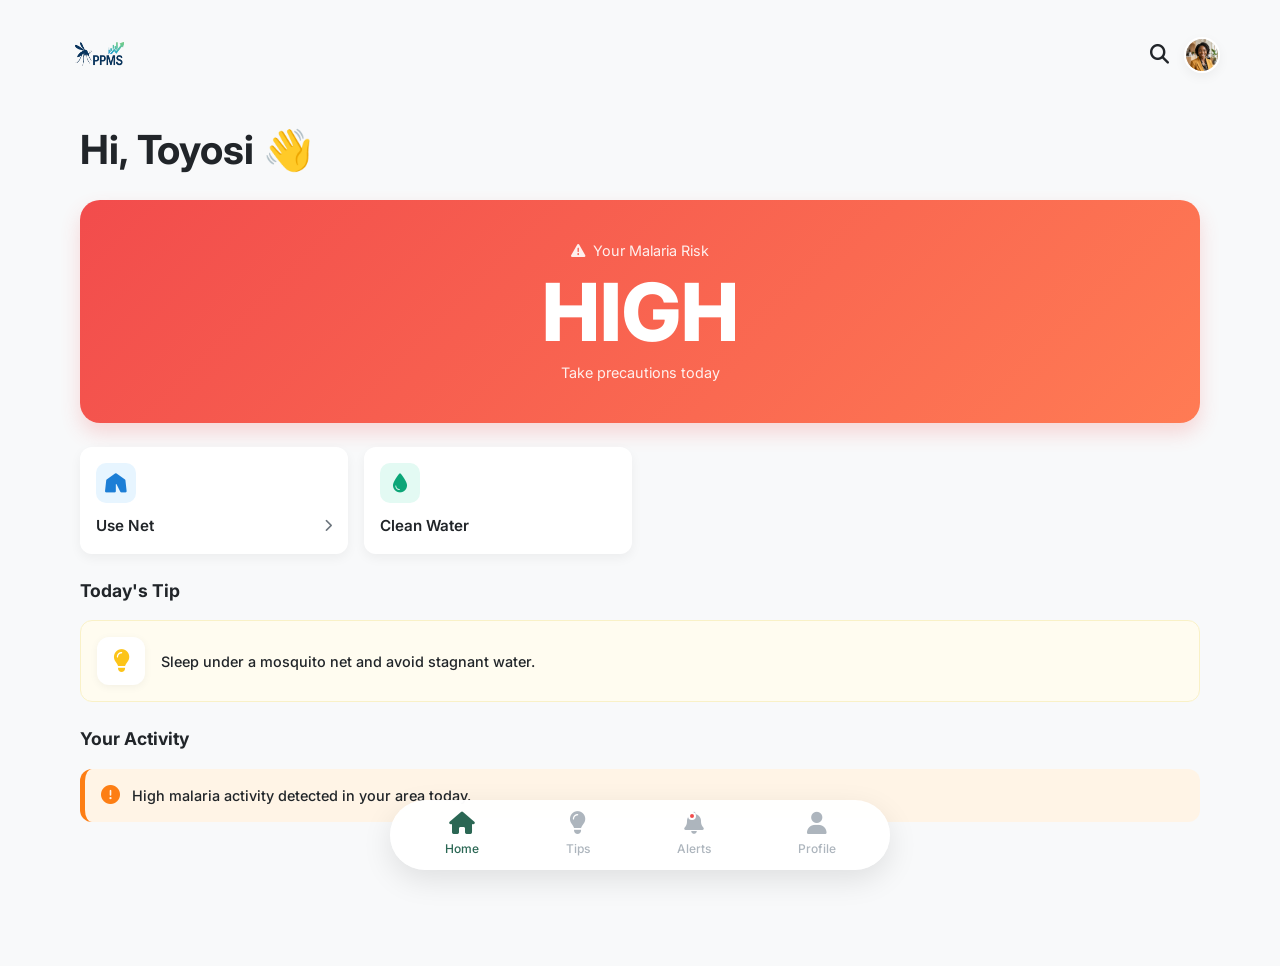
<file: index.html>
<!DOCTYPE html>
<html lang="en">

    <head>
        <meta charset="UTF-8">
        <meta name="viewport" content="width=device-width, initial-scale=1.0">
        <title>PPMS - Personal Protection & Management System</title>
        <link rel="stylesheet" href="style.css">
        <!-- Font Awesome -->
        <link rel="stylesheet" href="https://cdnjs.cloudflare.com/ajax/libs/font-awesome/6.4.0/css/all.min.css">
        <!-- Google Fonts: Inter -->
        <link href="https://fonts.googleapis.com/css2?family=Inter:wght@400;500;600;700&display=swap" rel="stylesheet">
    </head>

    <body>
        <div class="app-container">
            <!-- Header -->
            <header class="app-header">
                <img src="./image/logo.png" alt="logo" srcset="" width="80px" height="70px">
                <div class="header-left">
                    <!-- <div class="logo-icon">
                    <i class="fas fa-hand-holding-medical"></i>
                </div>
                <span class="app-name">PPMS</span> -->
                </div>
                <div class="header-right">
                    <button class="icon-btn" id="search-btn">
                        <i class="fas fa-search"></i>
                    </button>
                    <div class="profile-thumb" id="profile-thumb-nav">
                        <img src="assets/profile.png" alt="Profile">
                    </div>
                </div>
            </header>

            <!-- Main Content Area -->
            <main class="content-area">
                <!-- Home Screen -->
                <section id="home-screen" class="screen active">
                    <div class="greeting-section">
                        <h1>Hi, Toyosi <span class="wave">👋</span></h1>
                    </div>

                    <div class="risk-card high-risk">
                        <div class="risk-header">
                            <i class="fas fa-triangle-exclamation"></i>
                            <span>Your Malaria Risk</span>
                        </div>
                        <div class="risk-level">HIGH</div>
                        <div class="risk-footer">Take precautions today</div>
                    </div>

                    <div class="action-grid">
                        <div class="action-card">
                            <div class="action-icon net-icon">
                                <i class="fas fa-tent"></i>
                            </div>
                            <div class="action-info">
                                <span>Use Net</span>
                                <i class="fas fa-chevron-right"></i>
                            </div>
                        </div>
                        <div class="action-card">
                            <div class="action-icon water-icon">
                                <i class="fas fa-droplet"></i>
                            </div>
                            <div class="action-info">
                                <span>Clean Water</span>
                            </div>
                        </div>
                    </div>

                    <div class="section-container">
                        <h3>Today's Tip</h3>
                        <div class="tip-card-small">
                            <div class="tip-icon-bg">
                                <i class="fas fa-lightbulb"></i>
                            </div>
                            <p>Sleep under a mosquito net and avoid stagnant water.</p>
                        </div>
                    </div>

                    <div class="section-container">
                        <h3>Your Activity</h3>
                        <div class="activity-alert">
                            <i class="fas fa-circle-exclamation"></i>
                            <p>High malaria activity detected in your area today.</p>
                        </div>
                    </div>
                </section>

                <!-- Tips Screen -->
                <section id="tips-screen" class="screen">
                    <div class="screen-header">
                        <h1>Tips</h1>
                    </div>
                    <div class="tips-list">
                        <div class="full-tip-card">
                            <div class="tip-icon"><i class="fas fa-moon"></i></div>
                            <div class="tip-content">
                                <h4>Stay Indoors During Peak Mosquito Hours</h4>
                                <p>Mosquitoes are most active at dawn and dusk. Stay indoors or use nets during these times.</p>
                            </div>
                        </div>
                        <div class="full-tip-card">
                            <div class="tip-icon"><i class="fas fa-faucet-drip"></i></div>
                            <div class="tip-content">
                                <h4>Clean Up Stagnant Water</h4>
                                <p>Eliminate standing water in and around your home to prevent mosquitoes from breeding.</p>
                            </div>
                        </div>
                        <div class="full-tip-card">
                            <div class="tip-icon"><i class="fas fa-spray-can-sparkles"></i></div>
                            <div class="tip-content">
                                <h4>Use Insect Repellent</h4>
                                <p>Apply insect repellent containing DEET to exposed skin to protect yourself from mosquito bites.</p>
                            </div>
                        </div>
                        <div class="full-tip-card">
                            <div class="tip-icon"><i class="fas fa-shirt"></i></div>
                            <div class="tip-content">
                                <h4>Wear Protective Clothing</h4>
                                <p>Wear long-sleeved shirts, long pants, and socks to cover your skin and reduce mosquito bites.</p>
                            </div>
                        </div>
                    </div>
                </section>

                <!-- Alerts Screen -->
                <section id="alerts-screen" class="screen">
                    <div class="screen-header flex-between">
                        <h1>Alerts</h1>
                        <a href="#" class="mark-read">Mark All as Read</a>
                    </div>
                    <div class="alerts-list">
                        <div class="alert-item high-risk-alert">
                            <div class="alert-icon"><i class="fas fa-triangle-exclamation"></i></div>
                            <div class="alert-content">
                                <h4>High Malaria Risk</h4>
                                <p>Mosquitoes are most active at dawn and dusk. Stay indoors or use nets during these times.</p>
                                <span class="alert-time">Today, 9:30 AM</span>
                            </div>
                        </div>
                        <div class="alert-item info-alert">
                            <div class="alert-icon"><i class="fas fa-bell"></i></div>
                            <div class="alert-content">
                                <h4>Reminder: Use Mosquito Net</h4>
                                <p>Remember to sleep under a mosquito net tonight to reduce your risk of malaria.</p>
                                <span class="alert-time">Yesterday, 8:00 PM</span>
                            </div>
                        </div>
                    </div>
                </section>

                <!-- Profile Screen -->
                <section id="profile-screen" class="screen">
                    <div class="screen-header">
                        <h1>Profile</h1>
                    </div>
                    <div class="profile-header-card">
                        <div class="profile-large-thumb">
                            <img src="assets/profile.png" alt="Toyosi">
                        </div>
                        <h2>Toyosi</h2>
                        <p>+234 801 234 5678</p>
                    </div>
                    <div class="menu-list">
                        <div class="menu-item">
                            <div class="menu-item-left">
                                <i class="fas fa-user-circle"></i>
                                <span>My Information</span>
                            </div>
                            <i class="fas fa-chevron-right"></i>
                        </div>
                        <div class="menu-item">
                            <div class="menu-item-left">
                                <i class="fas fa-bell"></i>
                                <span>Notification Settings</span>
                            </div>
                            <i class="fas fa-chevron-right"></i>
                        </div>
                        <div class="menu-item">
                            <div class="menu-item-left">
                                <i class="fas fa-shield-halved"></i>
                                <span>Privacy & Security</span>
                            </div>
                            <i class="fas fa-chevron-right"></i>
                        </div>
                        <div class="menu-item">
                            <div class="menu-item-left">
                                <i class="fas fa-circle-question"></i>
                                <span>Help & Support</span>
                            </div>
                            <i class="fas fa-chevron-right"></i>
                        </div>
                    </div>
                    <a href="./login.html">
                        <button class="logout-btn">Log Out</button>
                    </a>
                </section>
            </main>

            <!-- Bottom Navigation -->
            <nav class="bottom-nav">
                <div class="nav-item active" data-screen="home">
                    <i class="fas fa-home"></i>
                    <span>Home</span>
                </div>
                <div class="nav-item" data-screen="tips">
                    <i class="fas fa-lightbulb"></i>
                    <span>Tips</span>
                </div>
                <div class="nav-item" data-screen="alerts">
                    <i class="fas fa-bell"></i>
                    <span class="alert-dot"></span>
                    <span>Alerts</span>
                </div>
                <div class="nav-item" data-screen="profile">
                    <i class="fas fa-user"></i>
                    <span>Profile</span>
                </div>
            </nav>
        </div>

        <script src="app.js"></script>
    </body>

</html>
</file>
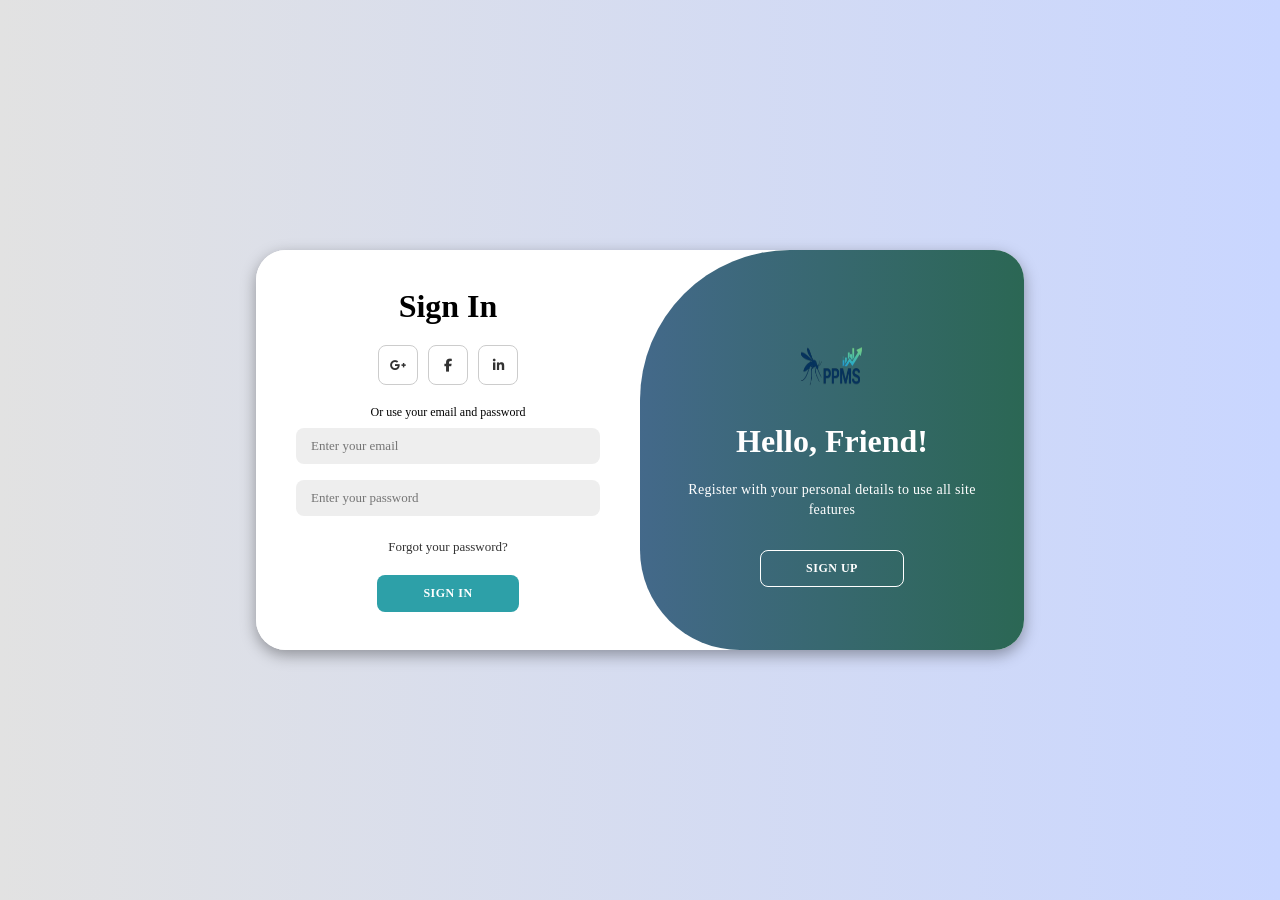
<file: login.html>
<!DOCTYPE html>
<html lang="en">
<head>
    <meta charset="UTF-8">
    <meta name="viewport" content="width=device-width, initial-scale=1.0">
    <title>Sign In - PPMS</title>
    <link rel="stylesheet" href="login.css">
    <link rel="stylesheet" href="https://cdnjs.cloudflare.com/ajax/libs/font-awesome/6.4.2/css/all.min.css">
        <script src="chart.js"></script>
</head>
<body>
    
    <div class="container" id="container">
       
        <div class="form-container sign-up">
            
            <form action="">
                <img src="assets/logo.png" alt="PPMS Logo" class="mobile-logo">
                <h1>Create Account</h1>
                <div class="social-icons">
                    <a href="#" class="icon"><i class="fa-brands fa-google-plus-g"></i></a>
                    <a href="#" class="icon"><i class="fa-brands fa-facebook-f"></i></a>
           
                </div>

                <span>Or use your email for registration</span>
                <input type="text" class="Name" placeholder="Enter your name">
                <input type="email" class="Email" placeholder="Enter your email">
                <input type="password" class="Password" placeholder="Enter your password">
                <input type="password" class="Password" placeholder="Confirm your password">
                <button id="register" type="button">Sign Up</button>
                <div class="mobile-toggle-link">Already have an account? <span id="mobile-login-link">Sign In</span></div>
            </form>

        </div>

        <div class="form-container sign-in">
            <form action="">
                <img src="assets/logo.png" alt="PPMS Logo" class="mobile-logo">
                <h1>Sign In</h1>
                <div class="social-icons">
                    <a href="#" class="icon"><i class="fa-brands fa-google-plus-g"></i></a>
                    <a href="#" class="icon"><i class="fa-brands fa-facebook-f"></i></a>
                    <a href="#" class="icon"><i class="fa-brands fa-linkedin-in"></i></a>
                </div>

                <span>Or use your email and password</span>
                <input type="email" class="Email" placeholder="Enter your email">
                <input type="password" class="Password" placeholder="Enter your password">
                <a href="#">Forgot your password?</a>
                <button id="login" type="button">Sign In</button>
                <div class="mobile-toggle-link">Don't have an account? <span id="mobile-register-link">Sign Up</span></div>
            </form>
        </div>

        <div class="toggle-container">
            <div class="toggle">
                 
                <div class="toggle-panel toggle-left">
                    <img src="assets/logo.png" alt="logo" srcset="" width="100" height="110">
                    <h1>Welcome Back!</h1>
                    <p>Enter your personal details to use all site features</p>
                    <button class="hidden" id="login-toggle" type="button">Sign In</button>
                </div>
                <div class="toggle-panel toggle-right">
                    <img src="assets/logo.png" alt="logo" srcset="" width="100" height="110">
                    <h1>Hello, Friend!</h1>
                    <p>
                        Register with your personal details to use all site features
                    </p>
                    <button class="hidden" id="register-toggle" type="button">Sign Up</button>
                </div>
            </div>
        </div>
    </div>

    <script>
        document.addEventListener('DOMContentLoaded', () => {
            const container = document.getElementById('container');
            
            const registerToggle = document.getElementById('register-toggle');
            const mobileRegisterLink = document.getElementById('mobile-register-link');
            const activateSignUp = () => {
                container.classList.add('active');
                document.title = "Sign Up - PPMS";
            };
            if (registerToggle) registerToggle.addEventListener('click', activateSignUp);
            if (mobileRegisterLink) mobileRegisterLink.addEventListener('click', activateSignUp);

            const loginToggle = document.getElementById('login-toggle');
            const mobileLoginLink = document.getElementById('mobile-login-link');
            const activateSignIn = () => {
                container.classList.remove('active');
                document.title = "Sign In - PPMS";
            };
            if (loginToggle) loginToggle.addEventListener('click', activateSignIn);
            if (mobileLoginLink) mobileLoginLink.addEventListener('click', activateSignIn);

            const signInBtn = document.querySelector('.sign-in form button');
            if (signInBtn) {
                signInBtn.addEventListener('click', (e) => {
                    e.preventDefault();
                    window.location.assign('admin.html');
                });
            }

            const signUpBtn = document.querySelector('.sign-up form button');
            if (signUpBtn) {
                signUpBtn.addEventListener('click', (e) => {
                    e.preventDefault();
                    window.location.assign('admin.html');
                });
            }
        });
    </script>
</body>
</html>
</file>
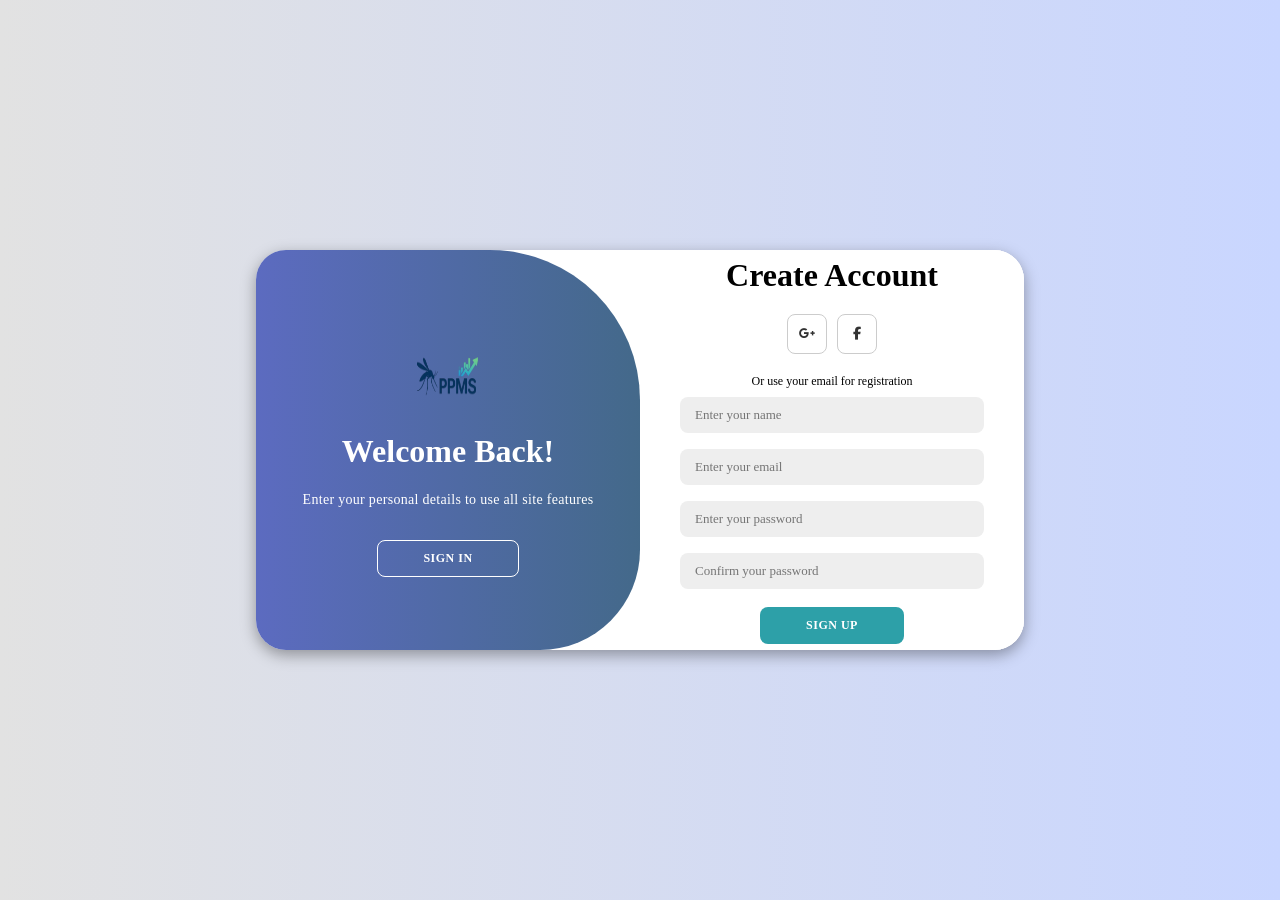
<file: signup.html>
<!DOCTYPE html>
<html lang="en">
<head>
    <meta charset="UTF-8">
    <meta name="viewport" content="width=device-width, initial-scale=1.0">
    <title>Sign Up - PPMS</title>
    <link rel="stylesheet" href="login.css">
    <link rel="stylesheet" href="https://cdnjs.cloudflare.com/ajax/libs/font-awesome/6.4.2/css/all.min.css">
</head>
<body>
    
    <div class="container active" id="container">
       
        <div class="form-container sign-up">
            
            <form action="">
                <img src="assets/logo.png" alt="PPMS Logo" class="mobile-logo">
                <h1>Create Account</h1>
                <div class="social-icons">
                    <a href="#" class="icon"><i class="fa-brands fa-google-plus-g"></i></a>
                    <a href="#" class="icon"><i class="fa-brands fa-facebook-f"></i></a>
           
                </div>

                <span>Or use your email for registration</span>
                <input type="text" class="Name" placeholder="Enter your name">
                <input type="email" class="Email" placeholder="Enter your email">
                <input type="password" class="Password" placeholder="Enter your password">
                <input type="password" class="Password" placeholder="Confirm your password">
                <button id="register" type="button">Sign Up</button>
                <div class="mobile-toggle-link">Already have an account? <span id="mobile-login-link">Sign In</span></div>
            </form>

        </div>

        <div class="form-container sign-in">
            <form action="">
                <img src="assets/logo.png" alt="PPMS Logo" class="mobile-logo">
                <h1>Sign In</h1>
                <div class="social-icons">
                    <a href="#" class="icon"><i class="fa-brands fa-google-plus-g"></i></a>
                    <a href="#" class="icon"><i class="fa-brands fa-facebook-f"></i></a>
                    <a href="#" class="icon"><i class="fa-brands fa-linkedin-in"></i></a>
                </div>

                <span>Or use your email and password</span>
                <input type="email" class="Email" placeholder="Enter your email">
                <input type="password" class="Password" placeholder="Enter your password">
                <a href="#">Forgot your password?</a>
                <button id="login" type="button">Sign In</button>
                <div class="mobile-toggle-link">Don't have an account? <span id="mobile-register-link">Sign Up</span></div>
            </form>
        </div>

        <div class="toggle-container">
            <div class="toggle">
                 
                <div class="toggle-panel toggle-left">
                    <img src="assets/logo.png" alt="logo" srcset="" width="100" height="110">
                    <h1>Welcome Back!</h1>
                    <p>Enter your personal details to use all site features</p>
                    <button class="hidden" id="login-toggle" type="button">Sign In</button>
                </div>
                <div class="toggle-panel toggle-right">
                    <img src="assets/logo.png" alt="logo" srcset="" width="100" height="110">
                    <h1>Hello, Friend!</h1>
                    <p>
                        Register with your personal details to use all site features
                    </p>
                    <button class="hidden" id="register-toggle" type="button">Sign Up</button>
                </div>
            </div>
        </div>
    </div>

    <script>
        document.addEventListener('DOMContentLoaded', () => {
            const container = document.getElementById('container');
            
            const registerToggle = document.getElementById('register-toggle');
            const mobileRegisterLink = document.getElementById('mobile-register-link');
            const activateSignUp = () => {
                container.classList.add('active');
                document.title = "Sign Up - PPMS";
            };
            if (registerToggle) registerToggle.addEventListener('click', activateSignUp);
            if (mobileRegisterLink) mobileRegisterLink.addEventListener('click', activateSignUp);

            const loginToggle = document.getElementById('login-toggle');
            const mobileLoginLink = document.getElementById('mobile-login-link');
            const activateSignIn = () => {
                container.classList.remove('active');
                document.title = "Sign In - PPMS";
            };
            if (loginToggle) loginToggle.addEventListener('click', activateSignIn);
            if (mobileLoginLink) mobileLoginLink.addEventListener('click', activateSignIn);

            const signInBtn = document.querySelector('.sign-in form button');
            if (signInBtn) {
                signInBtn.addEventListener('click', (e) => {
                    e.preventDefault();
                    window.location.assign('admin.html');
                });
            }

            const signUpBtn = document.querySelector('.sign-up form button');
            if (signUpBtn) {
                signUpBtn.addEventListener('click', (e) => {
                    e.preventDefault();
                    window.location.assign('admin.html');
                });
            }
        });
    </script>
</body>
</html>
</file>
<file: style.css>
:root {
    --primary-color: #2b6754;
    --primary-light: #40916c;
    --bg-color: #f8f9fa;
    --card-bg: #ffffff;
    --text-main: #212529;
    --text-muted: #6c757d;
    --risk-high: #f24c4c;
    --risk-high-gradient: linear-gradient(135deg, #f24c4c 0%, #ff7b54 100%);
    --tip-bg: #fffcf0;
    --alert-orange: #ffb703;
    --radius-lg: 20px;
    --radius-md: 12px;
    --shadow: 0 4px 12px rgba(0, 0, 0, 0.05);
    --transition: all 0.3s ease;
}

* {
    box-sizing: border-box;
    margin: 0;
    padding: 0;
    -webkit-tap-highlight-color: transparent;
}

body {
    font-family: 'Inter', -apple-system, sans-serif;
    background-color: var(--bg-color);
    color: var(--text-main);
    line-height: 1.5;
    overflow-x: hidden;
    min-height: 100vh;
}

/* Base Container - Responsive */
.app-container {
    width: 100%;
    max-width: 1200px; /* Max width for desktop readability */
    margin: 0 auto;
    background-color: var(--bg-color);
    min-height: 100vh;
    position: relative;
    display: flex;
    flex-direction: column;
}

/* Header */
.app-header {
    padding: 20px;
    display: flex;
    justify-content: space-between;
    align-items: center;
    background-color: var(--bg-color);
    position: sticky;
    top: 0;
    z-index: 100;
}

.header-left {
    display: flex;
    align-items: center;
    gap: 10px;
}

.logo-icon {
    width: 32px;
    height: 32px;
    background-color: var(--primary-color);
    color: white;
    border-radius: 8px;
    display: flex;
    align-items: center;
    justify-content: center;
    font-size: 1.2rem;
}

.app-name {
    font-weight: 700;
    font-size: 1.2rem;
    color: var(--primary-color);
    letter-spacing: -0.5px;
}

.header-right {
    display: flex;
    align-items: center;
    gap: 15px;
}

.icon-btn {
    background: none;
    border: none;
    font-size: 1.2rem;
    color: var(--text-main);
    cursor: pointer;
}

.profile-thumb {
    width: 36px;
    height: 36px;
    border-radius: 50%;
    overflow: hidden;
    border: 2px solid white;
    box-shadow: var(--shadow);
}

.profile-thumb img {
    width: 100%;
    height: 100%;
    object-fit: cover;
}

/* Main Content Area */
.content-area {
    flex: 1;
    overflow-y: auto;
    padding: 0 20px 100px; /* Extra bottom padding for nav */
    scrollbar-width: none;
}

.content-area::-webkit-scrollbar {
    display: none;
}

/* Screens and Transitions */
.screen {
    display: none;
    opacity: 0;
    transform: translateY(10px);
    transition: opacity 0.4s ease, transform 0.4s ease;
}

.screen.active {
    display: block;
    opacity: 1;
    transform: translateY(0);
}

/* Home Screen Styles */
.greeting-section {
    margin: 10px 0 20px;
}

.greeting-section h1 {
    font-size: 1.8rem;
    font-weight: 700;
}

.wave {
    display: inline-block;
    animation: wave-animation 2.5s infinite;
    transform-origin: 70% 70%;
}

@keyframes wave-animation {
    0% { transform: rotate( 0.0deg) }
    10% { transform: rotate(14.0deg) }
    20% { transform: rotate(-8.0deg) }
    30% { transform: rotate(14.0deg) }
    40% { transform: rotate(-4.0deg) }
    50% { transform: rotate(10.0deg) }
    60% { transform: rotate( 0.0deg) }
    100% { transform: rotate( 0.0deg) }
}

.risk-card {
    background: var(--risk-high-gradient);
    border-radius: var(--radius-lg);
    padding: 24px;
    color: white;
    text-align: center;
    box-shadow: 0 10px 20px rgba(242, 76, 76, 0.2);
    margin-bottom: 24px;
}

.risk-header {
    display: flex;
    align-items: center;
    justify-content: center;
    gap: 8px;
    font-size: 0.9rem;
    opacity: 0.9;
    margin-bottom: 10px;
}

.risk-level {
    font-size: 3rem;
    font-weight: 800;
    line-height: 1;
    margin-bottom: 10px;
}

.risk-footer {
    font-size: 0.9rem;
    opacity: 0.9;
}

.action-grid {
    display: grid;
    grid-template-columns: 1fr 1fr;
    gap: 16px;
    margin-bottom: 24px;
}

.action-card {
    background: var(--card-bg);
    border-radius: var(--radius-md);
    padding: 16px;
    box-shadow: var(--shadow);
    display: flex;
    flex-direction: column;
    gap: 12px;
}

.action-icon {
    width: 40px;
    height: 40px;
    border-radius: 10px;
    display: flex;
    align-items: center;
    justify-content: center;
    font-size: 1.2rem;
}

.net-icon { background: #e7f5ff; color: #1c7ed6; }
.water-icon { background: #e3faf3; color: #0ca678; }

.action-info {
    display: flex;
    justify-content: space-between;
    align-items: center;
    font-weight: 600;
    font-size: 0.95rem;
}

.action-info i {
    font-size: 0.8rem;
    color: var(--text-muted);
}

.section-container {
    margin-bottom: 24px;
}

.section-container h3 {
    font-size: 1.1rem;
    margin-bottom: 16px;
    font-weight: 700;
}

.tip-card-small {
    background: var(--tip-bg);
    border-radius: var(--radius-md);
    padding: 16px;
    display: flex;
    align-items: center;
    gap: 16px;
    border: 1px solid #f9f1c7;
}

.tip-icon-bg {
    width: 48px;
    height: 48px;
    background: #fff;
    border-radius: 12px;
    display: flex;
    align-items: center;
    justify-content: center;
    color: #fcc419;
    font-size: 1.4rem;
    box-shadow: 0 2px 8px rgba(0,0,0,0.05);
}

.tip-card-small p {
    font-size: 0.9rem;
    font-weight: 500;
}

.activity-alert {
    background: #fff4e6;
    border-radius: var(--radius-md);
    padding: 16px;
    display: flex;
    align-items: center;
    gap: 12px;
    border-left: 5px solid #fd7e14;
}

.activity-alert i {
    color: #fd7e14;
    font-size: 1.2rem;
}

.activity-alert p {
    font-size: 0.9rem;
    font-weight: 500;
}

/* Tips Screen */
.screen-header {
    margin-bottom: 24px;
}

.screen-header h1 {
    font-size: 1.8rem;
    font-weight: 700;
}

.tips-list {
    display: flex;
    flex-direction: column;
    gap: 16px;
}

.full-tip-card {
    background: var(--card-bg);
    border-radius: var(--radius-md);
    padding: 20px;
    display: flex;
    gap: 20px;
    box-shadow: var(--shadow);
}

.tip-icon {
    font-size: 1.5rem;
    color: var(--primary-color);
}

.tip-content h4 {
    font-size: 1rem;
    margin-bottom: 8px;
    font-weight: 600;
}

.tip-content p {
    font-size: 0.85rem;
    color: var(--text-muted);
}

/* Alerts Screen */
.flex-between {
    display: flex;
    justify-content: space-between;
    align-items: baseline;
}

.mark-read {
    font-size: 0.85rem;
    color: var(--primary-color);
    text-decoration: none;
    font-weight: 600;
}

.alerts-list {
    display: flex;
    flex-direction: column;
    gap: 16px;
}

.alert-item {
    background: var(--card-bg);
    border-radius: var(--radius-md);
    padding: 20px;
    display: flex;
    gap: 16px;
    box-shadow: var(--shadow);
}

.high-risk-alert { background: #fff5f5; }
.info-alert { background: #f1f3f5; }

.alert-icon { font-size: 1.2rem; }
.high-risk-alert .alert-icon { color: var(--risk-high); }
.info-alert .alert-icon { color: var(--primary-color); }

.alert-content h4 {
    font-size: 1rem;
    margin-bottom: 6px;
    font-weight: 600;
}

.alert-content p {
    font-size: 0.85rem;
    color: var(--text-muted);
    margin-bottom: 10px;
}

.alert-time {
    font-size: 0.75rem;
    color: var(--text-muted);
    display: block;
    text-align: right;
}

/* Profile Screen */
.profile-header-card {
    text-align: center;
    margin-bottom: 30px;
}

.profile-large-thumb {
    width: 100px;
    height: 100px;
    border-radius: 50%;
    margin: 0 auto 16px;
    overflow: hidden;
    border: 4px solid white;
    box-shadow: 0 8px 16px rgba(0,0,0,0.1);
}

.profile-large-thumb img {
    width: 100%;
    height: 100%;
    object-fit: cover;
}

.profile-header-card h2 {
    font-size: 1.4rem;
    margin-bottom: 4px;
}

.profile-header-card p {
    color: var(--text-muted);
    font-size: 0.9rem;
}

.menu-list {
    background: var(--card-bg);
    border-radius: var(--radius-lg);
    overflow: hidden;
    box-shadow: var(--shadow);
    margin-bottom: 24px;
}

.menu-item {
    padding: 20px;
    display: flex;
    justify-content: space-between;
    align-items: center;
    border-bottom: 1px solid #f1f3f5;
    cursor: pointer;
    transition: var(--transition);
}

.menu-item:last-child { border-bottom: none; }
.menu-item:active { background-color: #f8f9fa; }

.menu-item-left {
    display: flex;
    align-items: center;
    gap: 16px;
}

.menu-item-left i {
    width: 24px;
    color: var(--text-muted);
}

.menu-item > i {
    font-size: 0.8rem;
    color: #ced4da;
}

.logout-btn {
    width: 100%;
    padding: 16px;
    background-color: var(--primary-color);
    color: white;
    border: none;
    border-radius: var(--radius-md);
    font-weight: 600;
    font-size: 1rem;
    cursor: pointer;
    box-shadow: 0 4px 12px rgba(43, 103, 84, 0.2);
    transition: var(--transition);
}

.logout-btn:active {
    transform: scale(0.98);
}

/* Bottom Navigation - Responsive */
.bottom-nav {
    position: fixed;
    bottom: 0;
    left: 0;
    width: 100%;
    height: 70px;
    background-color: rgba(255, 255, 255, 0.95);
    backdrop-filter: blur(10px);
    display: flex;
    justify-content: space-around;
    align-items: center;
    box-shadow: 0 -4px 20px rgba(0, 0, 0, 0.05);
    border-radius: 0;
    border-top: 1px solid rgba(0, 0, 0, 0.05);
    z-index: 1000;
    padding: 0 10px;
}

.nav-item {
    display: flex;
    flex-direction: column;
    align-items: center;
    gap: 6px;
    color: #adb5bd;
    cursor: pointer;
    transition: var(--transition);
    position: relative;
    padding: 10px;
}

.nav-item i {
    font-size: 1.4rem;
}

.nav-item span {
    font-size: 0.75rem;
    font-weight: 500;
}

.nav-item.active {
    color: var(--primary-color);
}

.alert-dot {
    position: absolute;
    top: 10px;
    right: 25px;
    width: 8px;
    height: 8px;
    background-color: var(--risk-high);
    border-radius: 50%;
    border: 2px solid white;
}

/* Animations */
@keyframes fadeInUp {
    from {
        opacity: 0;
        transform: translateY(20px);
    }
    to {
        opacity: 1;
        transform: translateY(0);
    }
}

.screen.active {
    animation: fadeInUp 0.5s ease forwards;
}

/* Ripple Effect */
.ripple {
    position: absolute;
    background: rgba(255, 255, 255, 0.3);
    border-radius: 50%;
    transform: scale(0);
    animation: ripple-animation 0.6s linear;
    pointer-events: none;
}

@keyframes ripple-animation {
    to {
        transform: scale(4);
        opacity: 0;
    }
}

/* Add relative positioning for ripple containers */
.logout-btn, .action-card, .menu-item {
    position: relative;
    overflow: hidden;
}

/* Responsive Grid Overrides */
@media (min-width: 768px) {
    .bottom-nav {
        bottom: 30px;
        left: 50%;
        transform: translateX(-50%);
        width: calc(100% - 40px);
        max-width: 500px;
        border-radius: 35px;
        border: 1px solid rgba(255, 255, 255, 0.3);
        box-shadow: 0 10px 30px rgba(0, 0, 0, 0.1);
    }
    
    .action-grid {
        grid-template-columns: 1fr 1fr 1fr 1fr;
    }
    
    .tips-list {
        display: grid;
        grid-template-columns: 1fr 1fr;
        gap: 20px;
    }

    .greeting-section h1 {
        font-size: 2.5rem;
    }

    .risk-card {
        padding: 40px;
    }

    .risk-level {
        font-size: 5rem;
    }
}

@media (min-width: 1024px) {
    .content-area {
        padding: 0 40px 120px;
    }
    
    .alerts-list {
        display: grid;
        grid-template-columns: 1fr 1fr;
        gap: 20px;
    }
}
</file>
<file: login.css>
@import url('https://fonts.googleapis.com/css2?family=Montserrat:wght@300;400;500;600;700&display=swap');

*{
    margin:0;
    padding: 0;
    box-sizing: border-box;
    font-family: Cambria, Cochin, Georgia, Times, 'Times New Roman', serif;
}
body{
    background-color: #c9d6ff;
    background: linear-gradient(to right, #e2e2e2, #c9d6ff);
    display: flex;
    align-items: center;
    justify-content: center;
    flex-direction: column;
    height: 100vh;
}
.container{
    background-color: #fff;
    border-radius: 30px;
    box-shadow: 0 5px 15px rgba(0, 0, 0, 0.35);
    position: relative;
    overflow: hidden;
    width: 768px;
    max-width: 100%;
    min-height: 400px;

}
.container p{
    font-size: 14px;
    line-height: 20px;
    letter-spacing: 0.3px;
    margin: 20px 0 ;
}
.container span{
    font-size: 12px;
}
.container a{
    color: #333;
    font-size: 13px;
    text-decoration: none;
    margin: 15px 0 10px;
}
.container button{
    background-color: #2da0a8;
    color: #fff;
    font-size: 12px;
    padding: 10px 45px;
    border: 1px solid transparent;
    border-radius: 8px;
    font-weight: 600;
    letter-spacing: 0.5px;
    text-transform: uppercase;
    margin-top: 10px;
    cursor: pointer;
}
.container button.hidden{
    background-color: transparent;
    border-color: #fff;
}
.container form{
    background-color: #fff;
    display: flex;
    align-items: center;
    justify-content: center;
    flex-direction: column;
    padding: 0 40px;
    height: 100%;
}
.container input{
    background-color: #eee;
    border: none;
    margin: 8px 0;
    padding: 10px 15px;
    font-size: 13px;
    border-radius: 8px;
    width: 100%;
    outline: none;

}
.form-container{
    position: absolute;
    top: 0;
    height: 100%;
    transition: all 0.6s ease-in-out;
}
.sign-in{
    left: 0;
    width: 50%;
    z-index: 2;
}
.container.active .sign-in{
    transform: translateX(100%);
}
.sign-up{
    left: 0;
    width: 50%;
    opacity: 0;
    z-index: 1;
}
.container.active .sign-up{
    transform: translateX(100%);
    opacity: 1;
    z-index: 5;
    animation: move 0.6s;
}
@keyframes move{
    0%, 49.99%{
        opacity: 0;
        z-index: 1;
    }
    50%, 100%{
        opacity: 1;
        z-index: 5;
    }
}
.social-icons{
    margin: 20px 0;
}
.social-icons a{
    border: 1px solid #ccc;
    border-radius: 20%;
    display: inline-flex;
    justify-content: center;
    align-items: center;
    margin: 0 3px;
    width: 40px;
    height: 40px;
}
.toggle-container{
    position: absolute;
    top: 0;
    left: 50%;
    width: 50%;
    height: 100%;
    overflow: hidden;
    transition: all 0.6s ease-in-out;
    border-radius: 150px 0 0 100px;
    z-index: 1000;
}
.container.active .toggle-container{
    transform: translateX(-100%);
    border-radius: 0 150px 100px 0;
}
.toggle{
    background-color:  #2b6754;
    height: 100%;
    background: linear-gradient(to right, #5c6bc0, #2b6754);
    color: #fff ;
    position: relative;
    left: -100%;
    height: 100%;
    width: 200%;
    transform: translateX(0);
    transition: all 0.6s ease-in-out;
}
.container.active .toggle{
    transform: translateX(50%);
}
.toggle-panel{
    position: absolute;
    width: 50%;
    height: 100%;
    display: flex;
    align-items: center;
    justify-content: center;
    flex-direction: column;
    padding: 0 30px;
    text-align: center;
    top: 0;
    transform: translateX(0);
    transition: all 0.6s ease-in-out;
}
.toggle-left{
    transform: translateX(-200%);
}
.container.active .toggle-left{
    transform: translateX(0);
}
.toggle-right{
    right: 0;
    transform: translateX(0);
}
.container.active .toggle-right{
    transform: translateX(200%);
}

.mobile-logo {
    display: none; /* hidden on desktop by default */
}

/* Mobile Responsive Design */
.mobile-toggle-link {
    display: none;
}

@media (max-width: 768px) {
    .mobile-logo {
        display: block;
        height: 80px;
        width: auto;
        margin: 0 auto 15px;
    }

    .container {
        min-height: 100vh;
        width: 100%;
        border-radius: 0;
    }
    
    .form-container {
        width: 100%;
    }
    
    .toggle-container {
        display: none;
    }
    
    .sign-in, .sign-up {
        width: 100%;
        left: 0;
        transform: none !important;
        animation: none !important;
    }
    
    .sign-in {
        z-index: 2;
        opacity: 1;
        transition: opacity 0.3s;
    }
    
    .sign-up {
        z-index: 1;
        opacity: 0;
        transition: opacity 0.3s;
    }
    
    .container.active .sign-in {
        z-index: 1;
        opacity: 0;
    }
    
    .container.active .sign-up {
        z-index: 2;
        opacity: 1;
    }

    .mobile-toggle-link {
        display: block;
        margin-top: 25px;
        text-align: center;
        font-size: 14px;
        color: #333;
    }

    .mobile-toggle-link span {
        color: #2da0a8;
        font-weight: 700;
        cursor: pointer;
        font-size: 14px;
        margin-left: 5px;
    }
}
</file>
